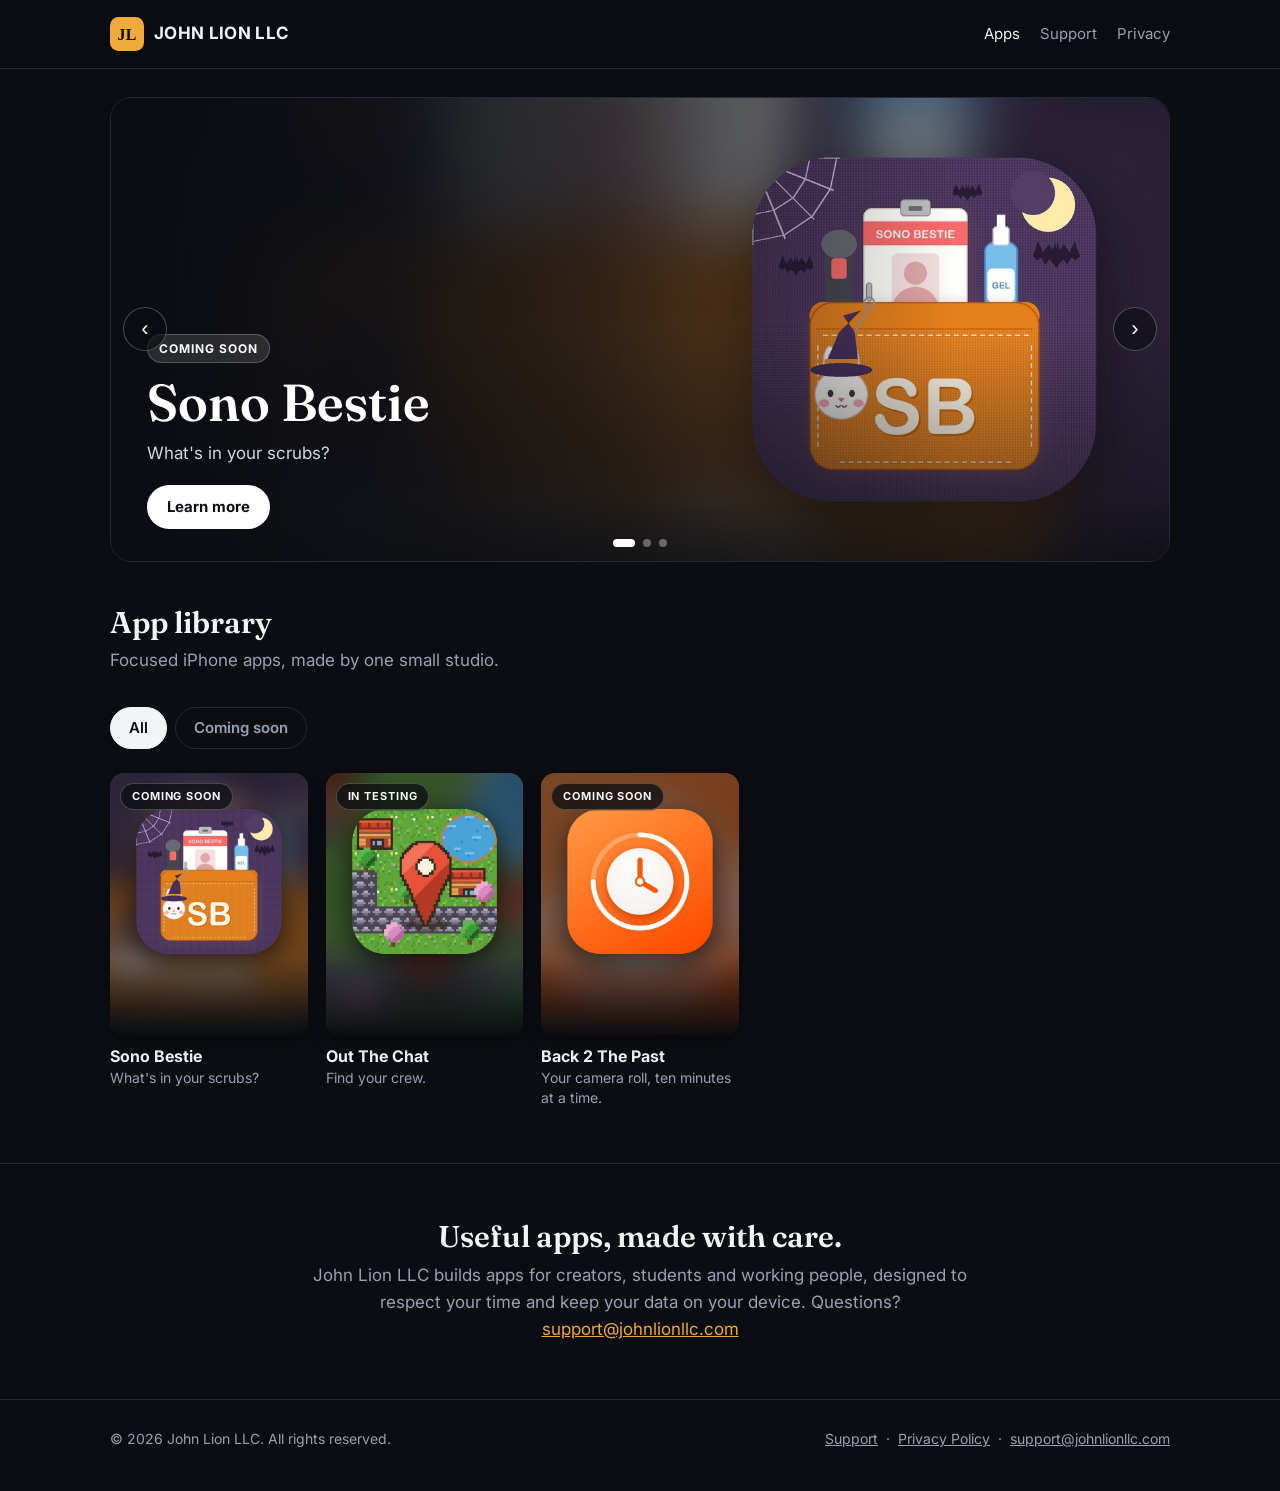
<file: index.html>
<!doctype html>
<html lang="en">
<head>
<meta charset="utf-8">
<meta name="viewport" content="width=device-width, initial-scale=1">
<title>John Lion LLC</title>
<meta name="description" content="John Lion LLC makes thoughtful, private-by-default apps for iPhone.">
<link rel="icon" href="/favicon.svg" type="image/svg+xml">
<link rel="preconnect" href="https://fonts.googleapis.com">
<link rel="preconnect" href="https://fonts.gstatic.com" crossorigin>
<link href="https://fonts.googleapis.com/css2?family=Fraunces:opsz,wght@9..144,600&family=Inter:wght@400;600;700&display=swap" rel="stylesheet">
<link rel="stylesheet" href="/styles.css">
</head>
<body>
<header class="top"><div class="wrap">
  <a class="brand" href="/"><svg viewBox="0 0 64 64" aria-hidden="true"><rect width="64" height="64" rx="16" fill="var(--accent)"/><text x="32" y="43" text-anchor="middle" font-family="Georgia, serif" font-size="30" font-weight="700" fill="#0b0d12">JL</text></svg><span>JOHN LION LLC</span></a>
  <nav class="nav">
    <a href="/#apps" aria-current="page">Apps</a>
    <a href="/support.html">Support</a>
    <a href="/privacy.html">Privacy</a>
  </nav>
</div></header>
<main>
<div class="lib-hero"><div class="wrap">
  <div class="carousel" aria-roledescription="carousel" aria-label="Featured apps">
    <div class="slides"><a class="slide" href="/apps/sono-bestie/" style="--c:#F28C28">
      <img src="/img/hero/sono-bestie.jpg" alt="" >
      <div class="cap"><span class="badge">Coming soon</span><h2>Sono Bestie</h2><p>What&#x27;s in your scrubs?</p><span class="pill">Learn more</span></div>
    </a><a class="slide" href="/apps/out-the-chat/" style="--c:#6FB44F">
      <img src="/img/hero/out-the-chat.jpg" alt="" loading="lazy">
      <div class="cap"><span class="badge">In testing</span><h2>Out The Chat</h2><p>Find your crew.</p><span class="pill">Learn more</span></div>
    </a><a class="slide" href="/timeflies/" style="--c:#FF7A2B">
      <img src="/img/hero/back-2-the-past.jpg" alt="" loading="lazy">
      <div class="cap"><span class="badge">Coming soon</span><h2>Back 2 The Past</h2><p>Your camera roll, ten minutes at a time.</p><span class="pill">Learn more</span></div>
    </a></div>
    <button class="arrow prev" aria-label="Previous app">&#8249;</button>
    <button class="arrow next" aria-label="Next app">&#8250;</button>
    <div class="dots" aria-hidden="true"><i class=on></i><i></i><i></i></div>
  </div>
</div></div>
<section id="apps" class="library"><div class="wrap">
  <h2>App library</h2>
  <p class="sub">Focused iPhone apps, made by one small studio.</p>
  <div class="tabs" role="tablist">
    <button role="tab" aria-selected="true" data-f="all">All</button>
    <button role="tab" aria-selected="false" data-f="soon">Coming soon</button>
  </div>
  <div class="tiles"><a class="tile" href="/apps/sono-bestie/" data-status="soon" style="--c:#F28C28">
      <div class="cover"><img src="/img/covers/sono-bestie.jpg" alt="Sono Bestie cover" loading="lazy" width="600" height="800"><span class="badge">Coming soon</span></div>
      <h3>Sono Bestie</h3><p>What&#x27;s in your scrubs?</p>
    </a><a class="tile" href="/apps/out-the-chat/" data-status="soon" style="--c:#6FB44F">
      <div class="cover"><img src="/img/covers/out-the-chat.jpg" alt="Out The Chat cover" loading="lazy" width="600" height="800"><span class="badge">In testing</span></div>
      <h3>Out The Chat</h3><p>Find your crew.</p>
    </a><a class="tile" href="/timeflies/" data-status="soon" style="--c:#FF7A2B">
      <div class="cover"><img src="/img/covers/back-2-the-past.jpg" alt="Back 2 The Past cover" loading="lazy" width="600" height="800"><span class="badge">Coming soon</span></div>
      <h3>Back 2 The Past</h3><p>Your camera roll, ten minutes at a time.</p>
    </a></div>
</div></section>
<section class="band"><div class="wrap">
  <h2>Useful apps, made with care.</h2>
  <p>John Lion LLC builds apps for creators, students and working people, designed to respect your time and keep your data on your device. Questions? <a href="mailto:support@johnlionllc.com">support@johnlionllc.com</a></p>
</div></section>
</main>
<footer><div class="wrap">
  <span>&copy; 2026 John Lion LLC. All rights reserved.</span>
  <span><a href="/support.html">Support</a> &nbsp;·&nbsp; <a href="/privacy.html">Privacy Policy</a> &nbsp;·&nbsp; <a href="mailto:support@johnlionllc.com">support@johnlionllc.com</a></span>
</div></footer>
<script>
(function(){
  var s=document.querySelector('.slides'),d=document.querySelectorAll('.dots i'),n=d.length,t;
  function idx(){return Math.round(s.scrollLeft/s.clientWidth)}
  function go(i){s.scrollTo({left:((i%n)+n)%n*s.clientWidth})}
  s.addEventListener('scroll',function(){var i=idx();d.forEach(function(x,k){x.classList.toggle('on',k===i)})});
  document.querySelector('.prev').onclick=function(){go(idx()-1)};
  document.querySelector('.next').onclick=function(){go(idx()+1)};
  function auto(){clearInterval(t);t=setInterval(function(){go(idx()+1)},6000)}
  if(!matchMedia('(prefers-reduced-motion: reduce)').matches){auto();s.addEventListener('pointerdown',function(){clearInterval(t)})}
  var tabs=document.querySelectorAll('.tabs button');
  tabs.forEach(function(b){b.onclick=function(){
    tabs.forEach(function(x){x.setAttribute('aria-selected',x===b)});
    document.querySelectorAll('.tile').forEach(function(el){el.hidden=b.dataset.f!=='all'&&el.dataset.status!==b.dataset.f});
  }});
})();
</script>
</body>
</html>
</file>
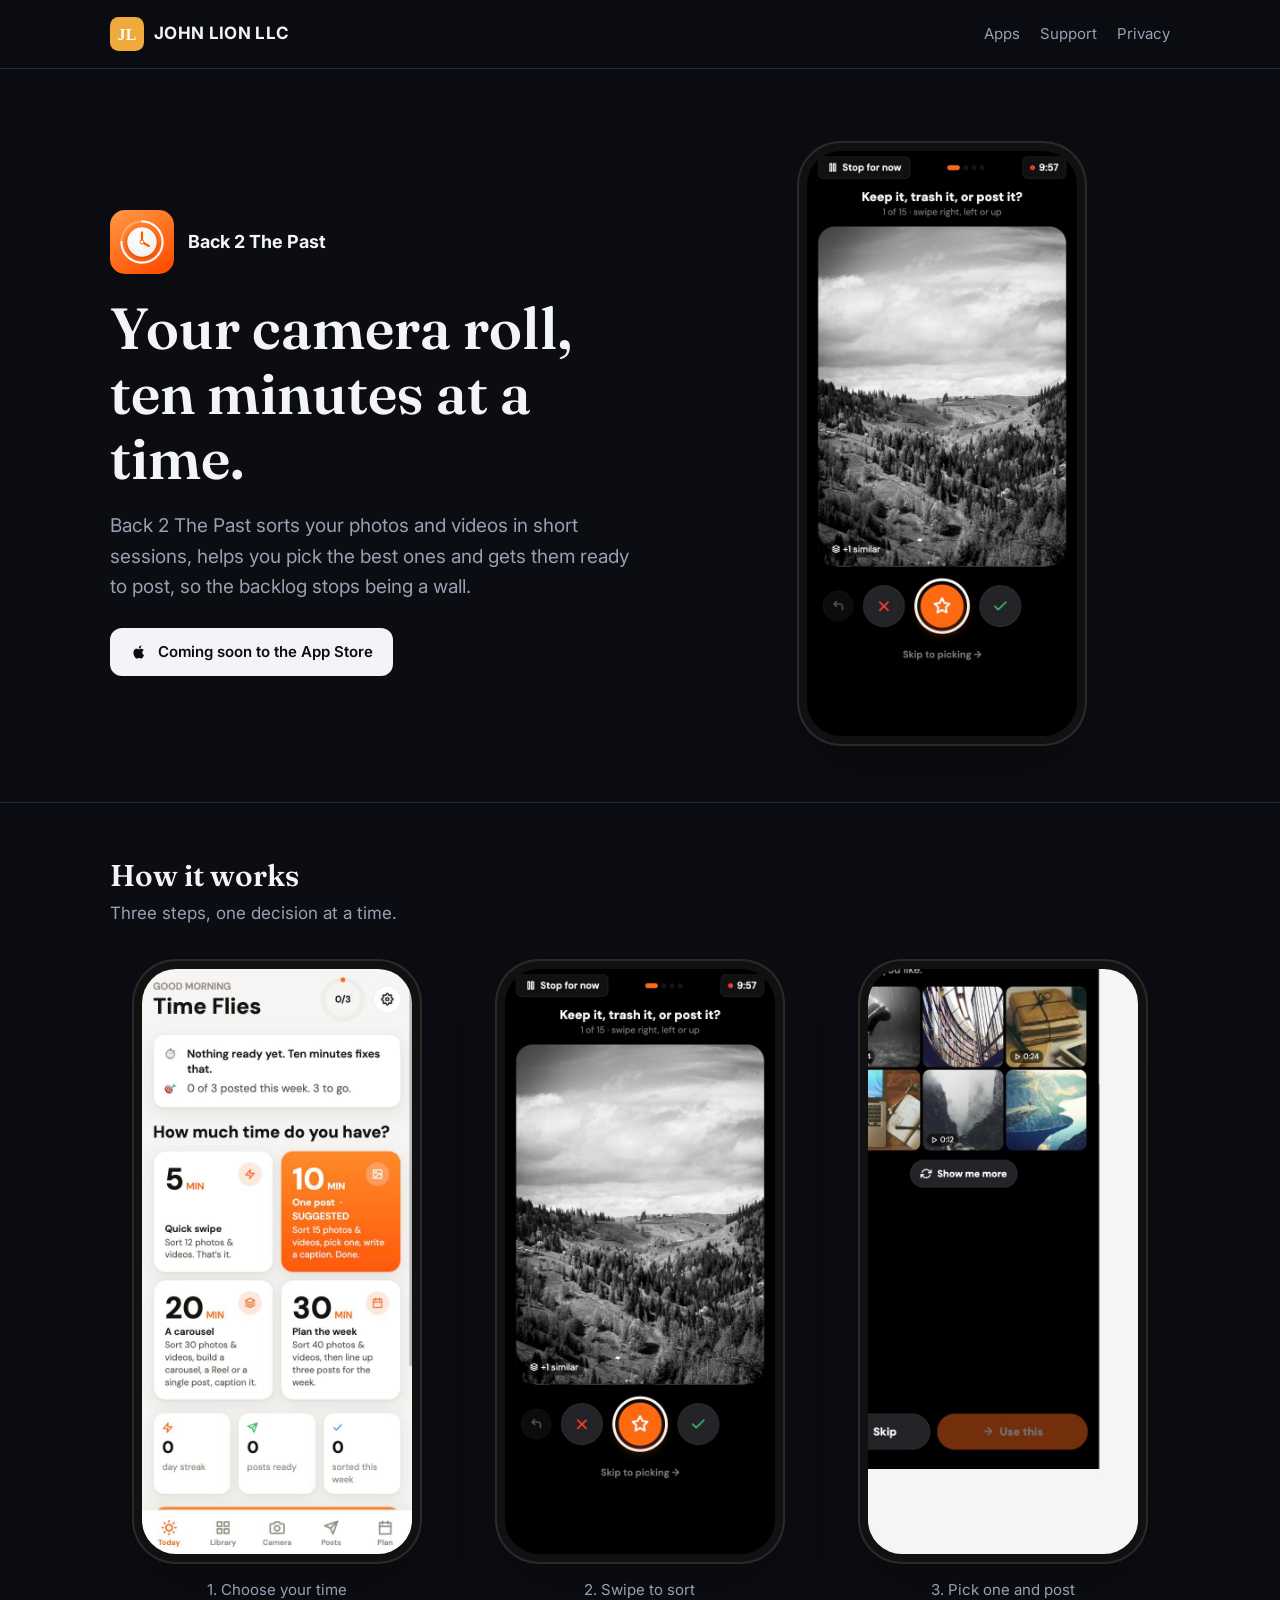
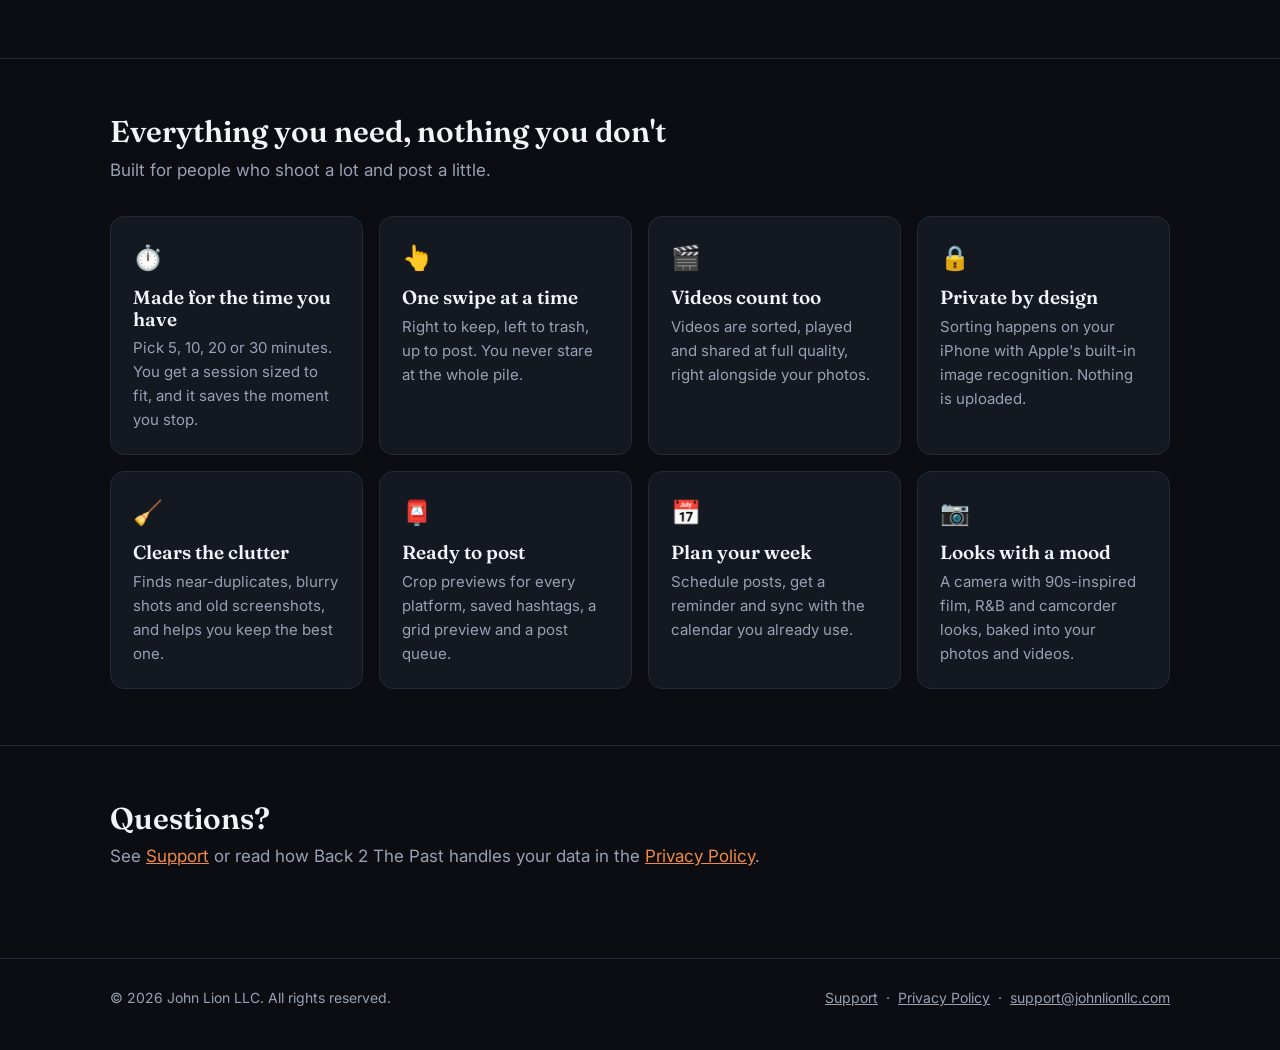
<file: timeflies/index.html>
<!doctype html>
<html lang="en">
<head>
<meta charset="utf-8">
<meta name="viewport" content="width=device-width, initial-scale=1">
<title>Back 2 The Past · John Lion LLC</title>
<meta name="description" content="Back 2 The Past sorts your photos and videos in 5 to 30 minute sessions, so something actually gets posted.">
<link rel="icon" href="/favicon.svg" type="image/svg+xml">
<link rel="preconnect" href="https://fonts.googleapis.com">
<link rel="preconnect" href="https://fonts.gstatic.com" crossorigin>
<link href="https://fonts.googleapis.com/css2?family=Fraunces:opsz,wght@9..144,600&family=Inter:wght@400;600;700&display=swap" rel="stylesheet">
<link rel="stylesheet" href="/styles.css">
</head>
<body>
<header class="top"><div class="wrap">
  <a class="brand" href="/"><svg viewBox="0 0 64 64" aria-hidden="true"><rect width="64" height="64" rx="16" fill="var(--accent)"/><text x="32" y="43" text-anchor="middle" font-family="Georgia, serif" font-size="30" font-weight="700" fill="#fff">JL</text></svg><span>JOHN LION LLC</span></a>
  <nav class="nav">
    <a href="/#apps">Apps</a>
    <a href="/support.html">Support</a>
    <a href="/privacy.html">Privacy</a>
  </nav>
</div></header>
<main class="tf">
<div class="app-hero"><div class="wrap">
  <div>
    <div class="app-id"><img src="/timeflies/img/icon.png" alt="Back 2 The Past app icon"><span>Back 2 The Past</span></div>
    <h1>Your camera roll, ten minutes at a time.</h1>
    <p class="lede">Back 2 The Past sorts your photos and videos in short sessions, helps you pick the best ones and gets them ready to post, so the backlog stops being a wall.</p>
    <span class="soon"><svg viewBox="0 0 24 24" aria-hidden="true"><path d="M16.37 12.6c-.02-2.2 1.8-3.26 1.88-3.31-1.03-1.5-2.62-1.7-3.18-1.73-1.35-.14-2.64.8-3.33.8-.69 0-1.74-.78-2.87-.76-1.47.02-2.83.86-3.59 2.18-1.53 2.66-.39 6.6 1.1 8.76.73 1.06 1.6 2.24 2.73 2.2 1.1-.05 1.51-.71 2.84-.71 1.32 0 1.7.71 2.86.69 1.18-.02 1.93-1.07 2.65-2.14.84-1.23 1.18-2.42 1.2-2.48-.03-.01-2.3-.88-2.32-3.5zM14.2 6.13c.6-.73 1.01-1.74.9-2.75-.87.04-1.93.58-2.55 1.31-.56.64-1.05 1.67-.92 2.66.97.07 1.96-.49 2.57-1.22z"/></svg> Coming soon to the App Store</span>
  </div>
  <div class="phone"><img src="/timeflies/img/session.jpg" alt="A Back 2 The Past session: swipe a photo to keep it, trash it or post it" width="604" height="1308"></div>
</div></div>

<section><div class="wrap">
  <h2>How it works</h2>
  <p class="sub">Three steps, one decision at a time.</p>
  <div class="shots">
    <figure><div class="phone"><img src="/timeflies/img/today.jpg" alt="Choose how many minutes you have" loading="lazy" width="604" height="1308"></div><figcaption>1. Choose your time</figcaption></figure>
    <figure><div class="phone"><img src="/timeflies/img/session.jpg" alt="Swipe a photo to keep it, trash it or post it" loading="lazy" width="604" height="1308"></div><figcaption>2. Swipe to sort</figcaption></figure>
    <figure><div class="phone"><img src="/timeflies/img/pick.jpg" alt="Pick the best shot from your favorites, including videos" loading="lazy" width="604" height="1308"></div><figcaption>3. Pick one and post</figcaption></figure>
  </div>
</div></section>

<section><div class="wrap">
  <h2>Everything you need, nothing you don't</h2>
  <p class="sub">Built for people who shoot a lot and post a little.</p>
  <div class="features">
    <div class="feature"><div class="ic" aria-hidden="true">⏱️</div><h3>Made for the time you have</h3><p>Pick 5, 10, 20 or 30 minutes. You get a session sized to fit, and it saves the moment you stop.</p></div>
    <div class="feature"><div class="ic" aria-hidden="true">👆</div><h3>One swipe at a time</h3><p>Right to keep, left to trash, up to post. You never stare at the whole pile.</p></div>
    <div class="feature"><div class="ic" aria-hidden="true">🎬</div><h3>Videos count too</h3><p>Videos are sorted, played and shared at full quality, right alongside your photos.</p></div>
    <div class="feature"><div class="ic" aria-hidden="true">🔒</div><h3>Private by design</h3><p>Sorting happens on your iPhone with Apple's built-in image recognition. Nothing is uploaded.</p></div>
    <div class="feature"><div class="ic" aria-hidden="true">🧹</div><h3>Clears the clutter</h3><p>Finds near-duplicates, blurry shots and old screenshots, and helps you keep the best one.</p></div>
    <div class="feature"><div class="ic" aria-hidden="true">📮</div><h3>Ready to post</h3><p>Crop previews for every platform, saved hashtags, a grid preview and a post queue.</p></div>
    <div class="feature"><div class="ic" aria-hidden="true">📅</div><h3>Plan your week</h3><p>Schedule posts, get a reminder and sync with the calendar you already use.</p></div>
    <div class="feature"><div class="ic" aria-hidden="true">📷</div><h3>Looks with a mood</h3><p>A camera with 90s-inspired film, R&B and camcorder looks, baked into your photos and videos.</p></div>
  </div>
</div></section>

<section><div class="wrap">
  <h2>Questions?</h2>
  <p class="sub">See <a href="/support.html">Support</a> or read how Back 2 The Past handles your data in the <a href="/privacy.html">Privacy Policy</a>.</p>
</div></section>
</main>
<footer><div class="wrap">
  <span>&copy; 2026 John Lion LLC. All rights reserved.</span>
  <span><a href="/support.html">Support</a> &nbsp;·&nbsp; <a href="/privacy.html">Privacy Policy</a> &nbsp;·&nbsp; <a href="mailto:support@johnlionllc.com">support@johnlionllc.com</a></span>
</div></footer>
</body>
</html>
</file>
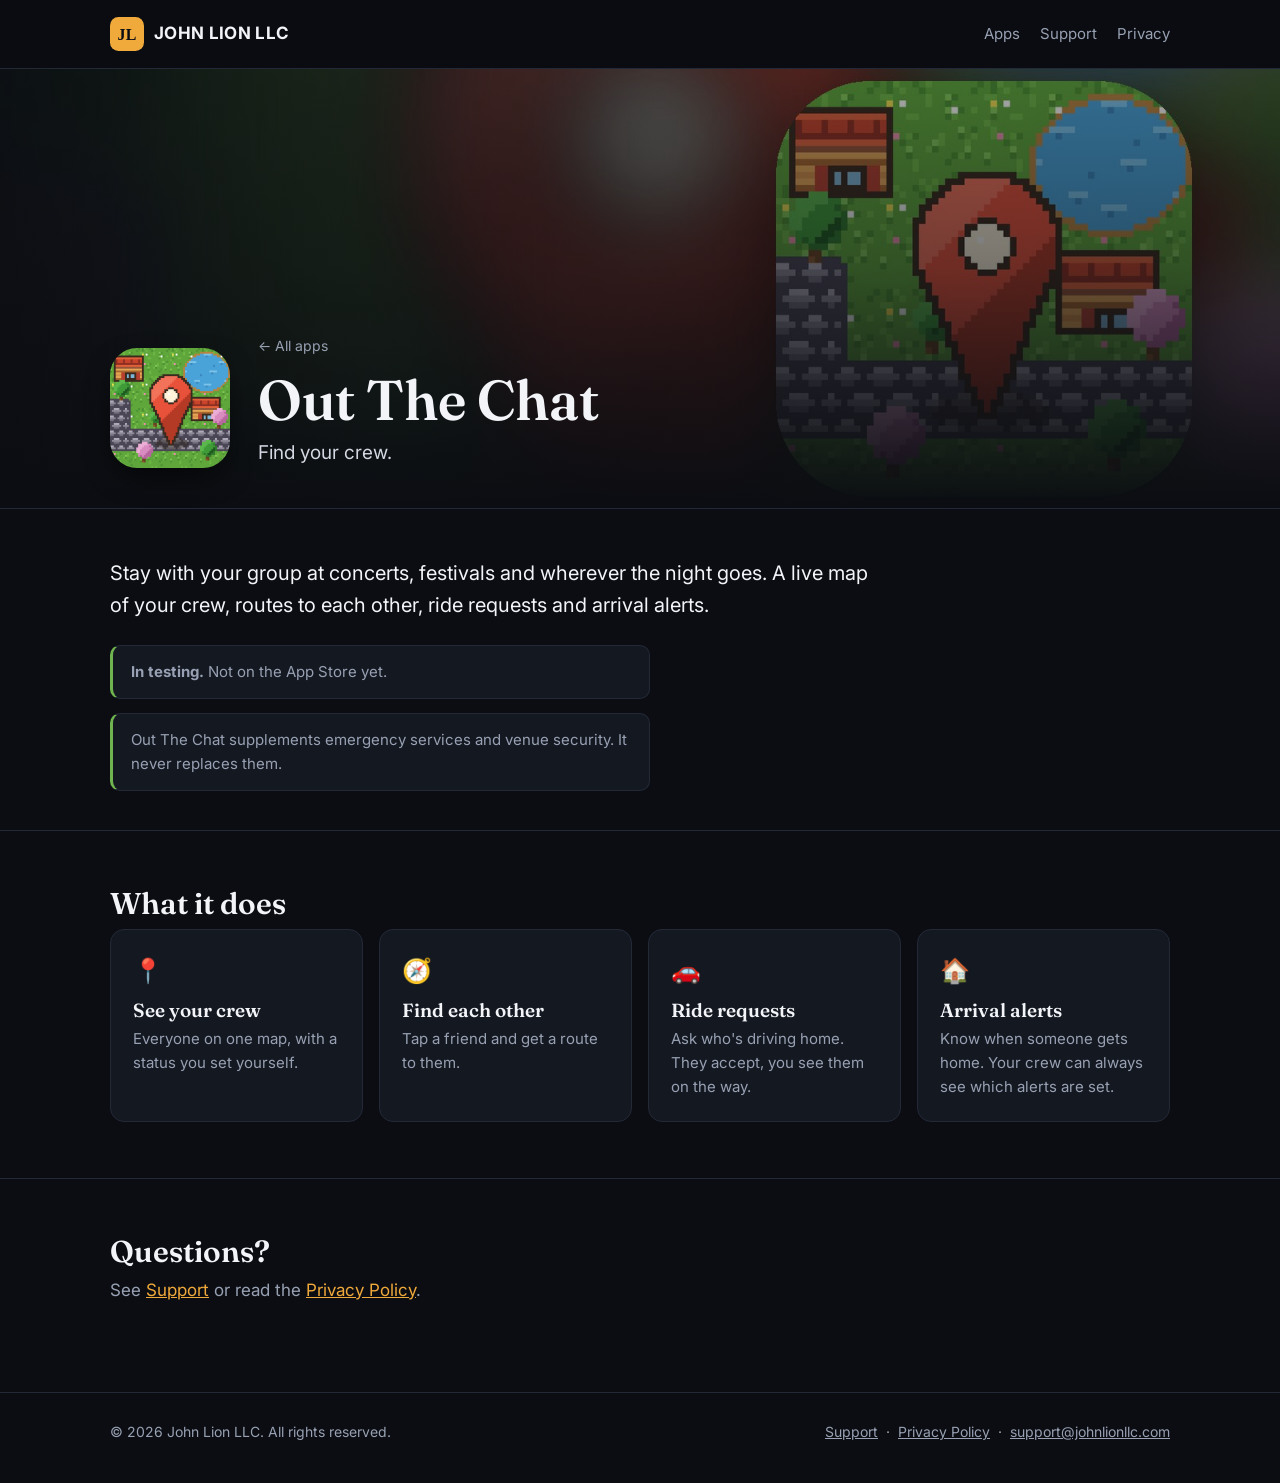
<file: apps/out-the-chat/index.html>
<!doctype html>
<html lang="en">
<head>
<meta charset="utf-8">
<meta name="viewport" content="width=device-width, initial-scale=1">
<title>Out The Chat · John Lion LLC</title>
<meta name="description" content="Stay with your group at concerts, festivals and wherever the night goes. A live map of your crew, routes to each other, ride requests and arrival alerts.">
<link rel="icon" href="/favicon.svg" type="image/svg+xml">
<link rel="preconnect" href="https://fonts.googleapis.com">
<link rel="preconnect" href="https://fonts.gstatic.com" crossorigin>
<link href="https://fonts.googleapis.com/css2?family=Fraunces:opsz,wght@9..144,600&family=Inter:wght@400;600;700&display=swap" rel="stylesheet">
<link rel="stylesheet" href="/styles.css">
</head>
<body>
<header class="top"><div class="wrap">
  <a class="brand" href="/"><svg viewBox="0 0 64 64" aria-hidden="true"><rect width="64" height="64" rx="16" fill="var(--accent)"/><text x="32" y="43" text-anchor="middle" font-family="Georgia, serif" font-size="30" font-weight="700" fill="#0b0d12">JL</text></svg><span>JOHN LION LLC</span></a>
  <nav class="nav">
    <a href="/#apps">Apps</a>
    <a href="/support.html">Support</a>
    <a href="/privacy.html">Privacy</a>
  </nav>
</div></header>
<main>
<div class="ap-hero" style="--c:#6FB44F">
  <img src="/img/hero/out-the-chat.jpg" alt="">
  <div class="wrap">
    <img class="ico" src="/img/icons/out-the-chat.png" alt="Out The Chat app icon" width="120" height="120">
    <div><a class="crumb" href="/#apps">&larr; All apps</a><h1>Out The Chat</h1><p class="tl">Find your crew.</p></div>
  </div>
</div>
<div class="ap-body" style="--c:#6FB44F"><div class="wrap">
  <p class="lede">Stay with your group at concerts, festivals and wherever the night goes. A live map of your crew, routes to each other, ride requests and arrival alerts.</p>
  <div class="status-note"><strong>In testing.</strong> Not on the App Store yet.</div><p class="status-note" style="margin-top:14px">Out The Chat supplements emergency services and venue security. It never replaces them.</p>
</div></div>
<section><div class="wrap"><h2>What it does</h2><div class="features"><div class="feature"><div class="ic" aria-hidden="true">📍</div><h3>See your crew</h3><p>Everyone on one map, with a status you set yourself.</p></div><div class="feature"><div class="ic" aria-hidden="true">🧭</div><h3>Find each other</h3><p>Tap a friend and get a route to them.</p></div><div class="feature"><div class="ic" aria-hidden="true">🚗</div><h3>Ride requests</h3><p>Ask who&#x27;s driving home. They accept, you see them on the way.</p></div><div class="feature"><div class="ic" aria-hidden="true">🏠</div><h3>Arrival alerts</h3><p>Know when someone gets home. Your crew can always see which alerts are set.</p></div></div></div></section>

<section><div class="wrap">
  <h2>Questions?</h2>
  <p class="sub">See <a href="/support.html">Support</a> or read the <a href="/privacy.html">Privacy Policy</a>.</p>
</div></section>
</main>
<footer><div class="wrap">
  <span>&copy; 2026 John Lion LLC. All rights reserved.</span>
  <span><a href="/support.html">Support</a> &nbsp;·&nbsp; <a href="/privacy.html">Privacy Policy</a> &nbsp;·&nbsp; <a href="mailto:support@johnlionllc.com">support@johnlionllc.com</a></span>
</div></footer>
</body>
</html>
</file>
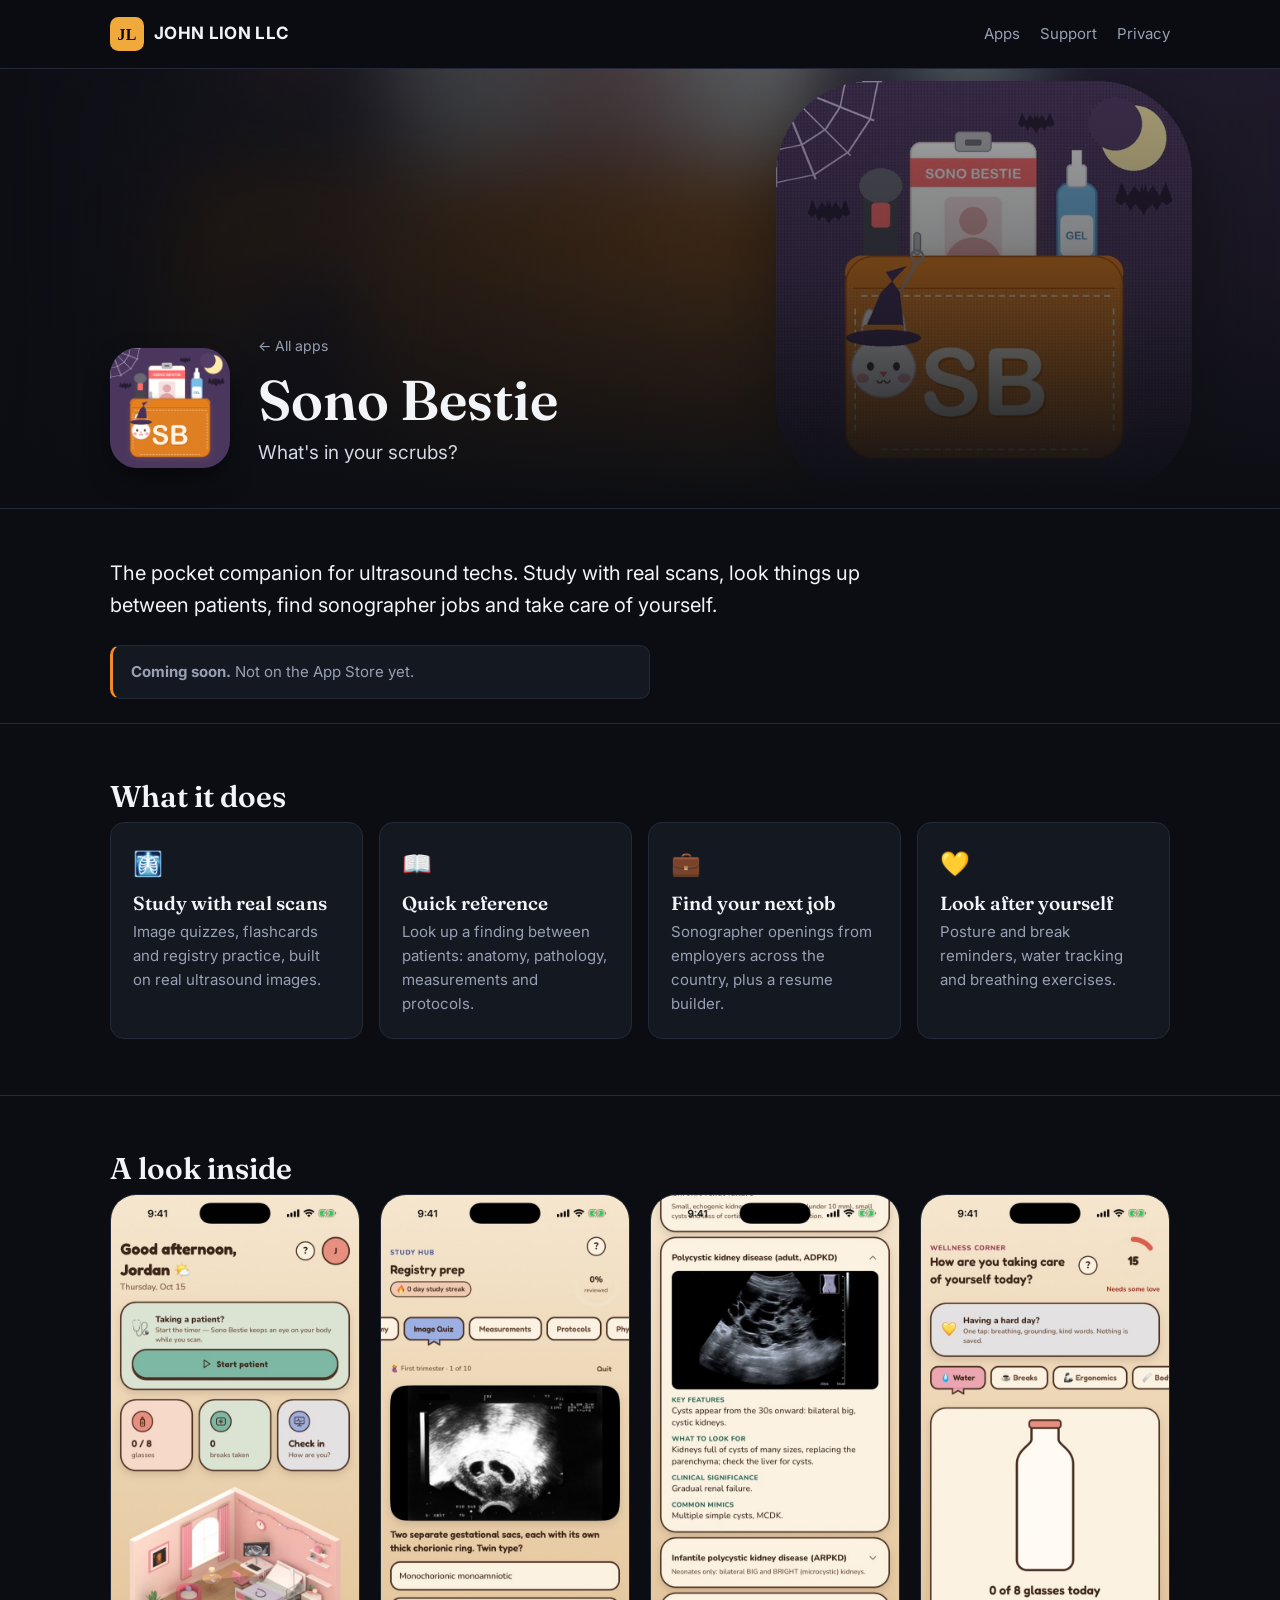
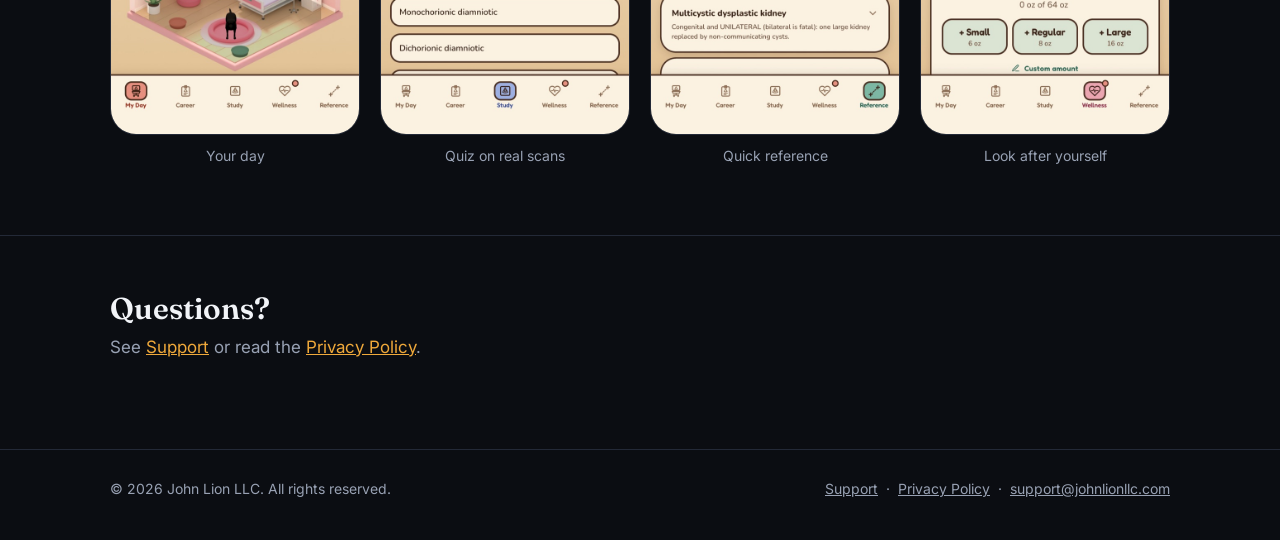
<file: apps/sono-bestie/index.html>
<!doctype html>
<html lang="en">
<head>
<meta charset="utf-8">
<meta name="viewport" content="width=device-width, initial-scale=1">
<title>Sono Bestie · John Lion LLC</title>
<meta name="description" content="The pocket companion for ultrasound techs. Study with real scans, look things up between patients, find sonographer jobs and take care of yourself.">
<link rel="icon" href="/favicon.svg" type="image/svg+xml">
<link rel="preconnect" href="https://fonts.googleapis.com">
<link rel="preconnect" href="https://fonts.gstatic.com" crossorigin>
<link href="https://fonts.googleapis.com/css2?family=Fraunces:opsz,wght@9..144,600&family=Inter:wght@400;600;700&display=swap" rel="stylesheet">
<link rel="stylesheet" href="/styles.css">
</head>
<body>
<header class="top"><div class="wrap">
  <a class="brand" href="/"><svg viewBox="0 0 64 64" aria-hidden="true"><rect width="64" height="64" rx="16" fill="var(--accent)"/><text x="32" y="43" text-anchor="middle" font-family="Georgia, serif" font-size="30" font-weight="700" fill="#0b0d12">JL</text></svg><span>JOHN LION LLC</span></a>
  <nav class="nav">
    <a href="/#apps">Apps</a>
    <a href="/support.html">Support</a>
    <a href="/privacy.html">Privacy</a>
  </nav>
</div></header>
<main>
<div class="ap-hero" style="--c:#F28C28">
  <img src="/img/hero/sono-bestie.jpg" alt="">
  <div class="wrap">
    <img class="ico" src="/img/icons/sono-bestie.png" alt="Sono Bestie app icon" width="120" height="120">
    <div><a class="crumb" href="/#apps">&larr; All apps</a><h1>Sono Bestie</h1><p class="tl">What&#x27;s in your scrubs?</p></div>
  </div>
</div>
<div class="ap-body" style="--c:#F28C28"><div class="wrap">
  <p class="lede">The pocket companion for ultrasound techs. Study with real scans, look things up between patients, find sonographer jobs and take care of yourself.</p>
  <div class="status-note"><strong>Coming soon.</strong> Not on the App Store yet.</div>
</div></div>
<section><div class="wrap"><h2>What it does</h2><div class="features"><div class="feature"><div class="ic" aria-hidden="true">🩻</div><h3>Study with real scans</h3><p>Image quizzes, flashcards and registry practice, built on real ultrasound images.</p></div><div class="feature"><div class="ic" aria-hidden="true">📖</div><h3>Quick reference</h3><p>Look up a finding between patients: anatomy, pathology, measurements and protocols.</p></div><div class="feature"><div class="ic" aria-hidden="true">💼</div><h3>Find your next job</h3><p>Sonographer openings from employers across the country, plus a resume builder.</p></div><div class="feature"><div class="ic" aria-hidden="true">💛</div><h3>Look after yourself</h3><p>Posture and break reminders, water tracking and breathing exercises.</p></div></div></div></section>
<section><div class="wrap"><h2>A look inside</h2><div class="ap-shots"><figure><img src="/img/shots/sono-bestie/3_home.jpg" alt="Your day" loading="lazy"><figcaption>Your day</figcaption></figure><figure><img src="/img/shots/sono-bestie/5_quiz.jpg" alt="Quiz on real scans" loading="lazy"><figcaption>Quiz on real scans</figcaption></figure><figure><img src="/img/shots/sono-bestie/4_reference.jpg" alt="Quick reference" loading="lazy"><figcaption>Quick reference</figcaption></figure><figure><img src="/img/shots/sono-bestie/6_wellness.jpg" alt="Look after yourself" loading="lazy"><figcaption>Look after yourself</figcaption></figure></div></div></section>
<section><div class="wrap">
  <h2>Questions?</h2>
  <p class="sub">See <a href="/support.html">Support</a> or read the <a href="/privacy.html">Privacy Policy</a>.</p>
</div></section>
</main>
<footer><div class="wrap">
  <span>&copy; 2026 John Lion LLC. All rights reserved.</span>
  <span><a href="/support.html">Support</a> &nbsp;·&nbsp; <a href="/privacy.html">Privacy Policy</a> &nbsp;·&nbsp; <a href="mailto:support@johnlionllc.com">support@johnlionllc.com</a></span>
</div></footer>
</body>
</html>
</file>
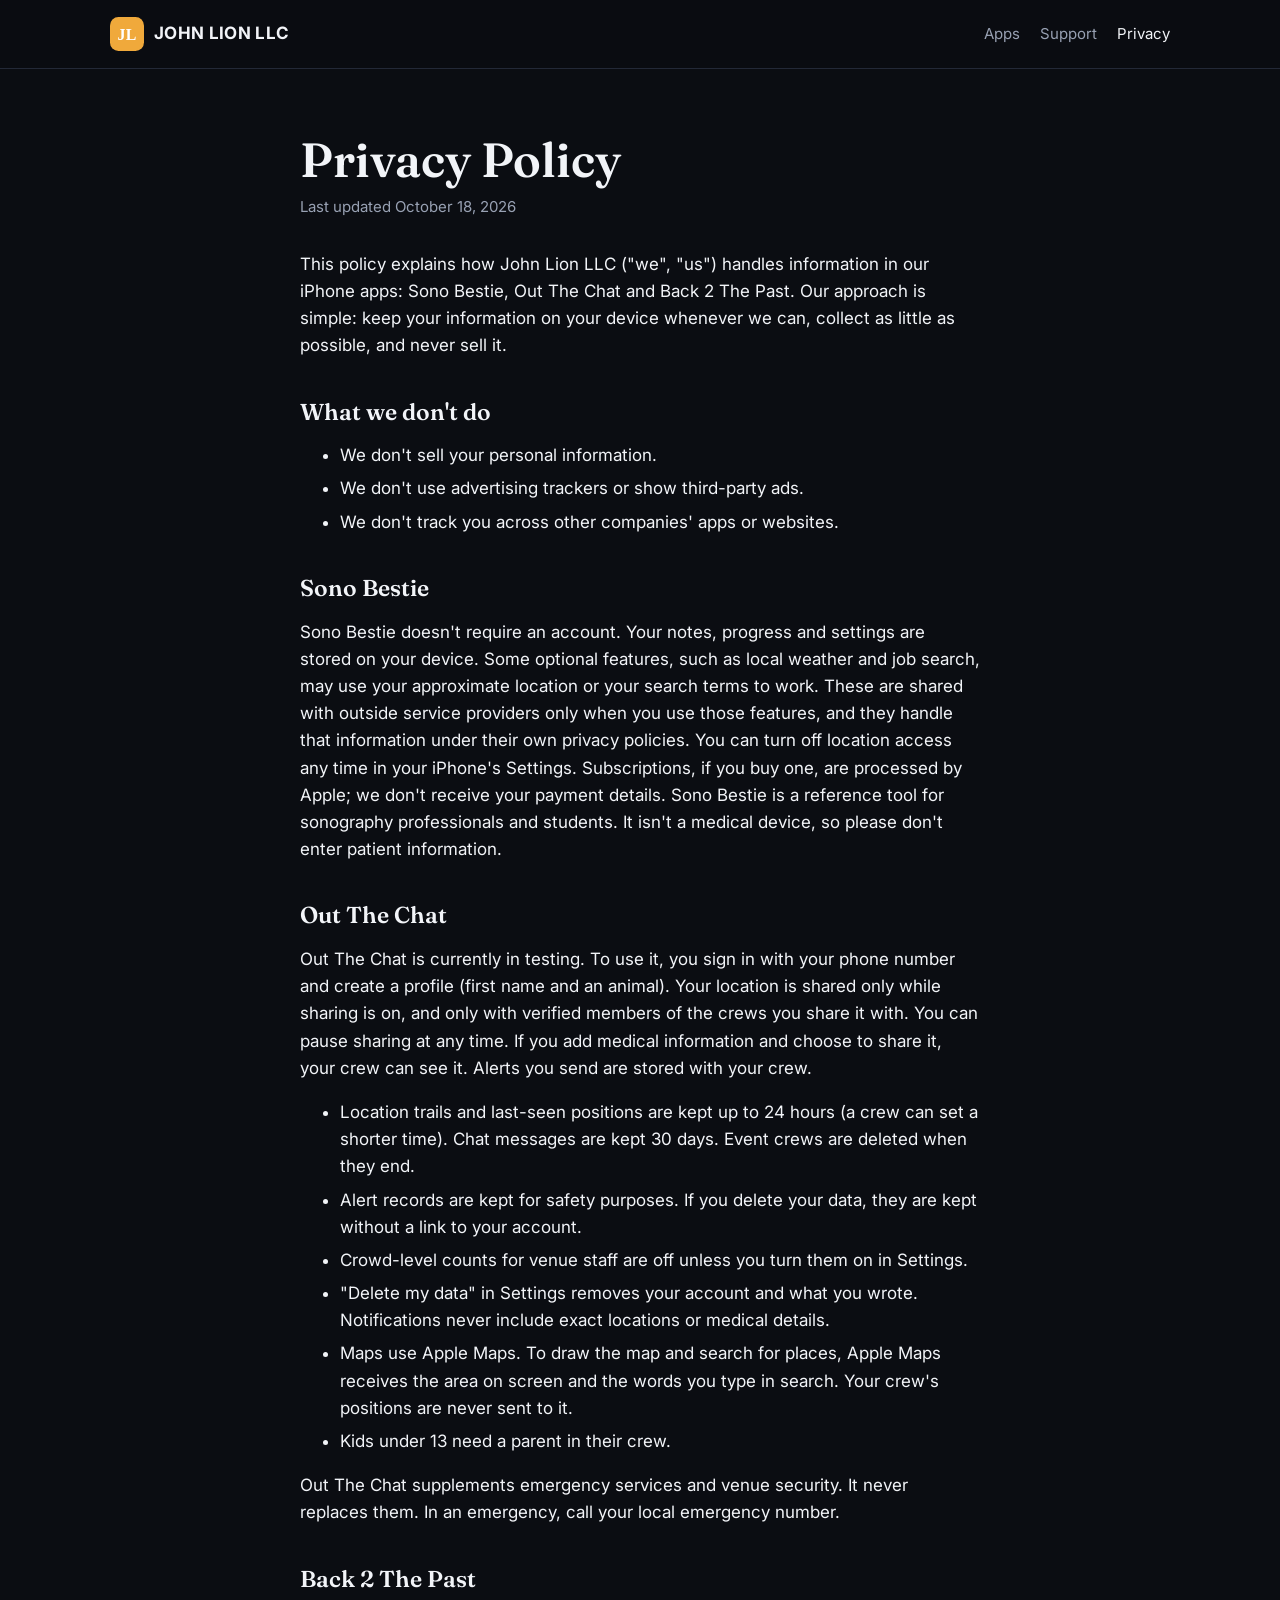
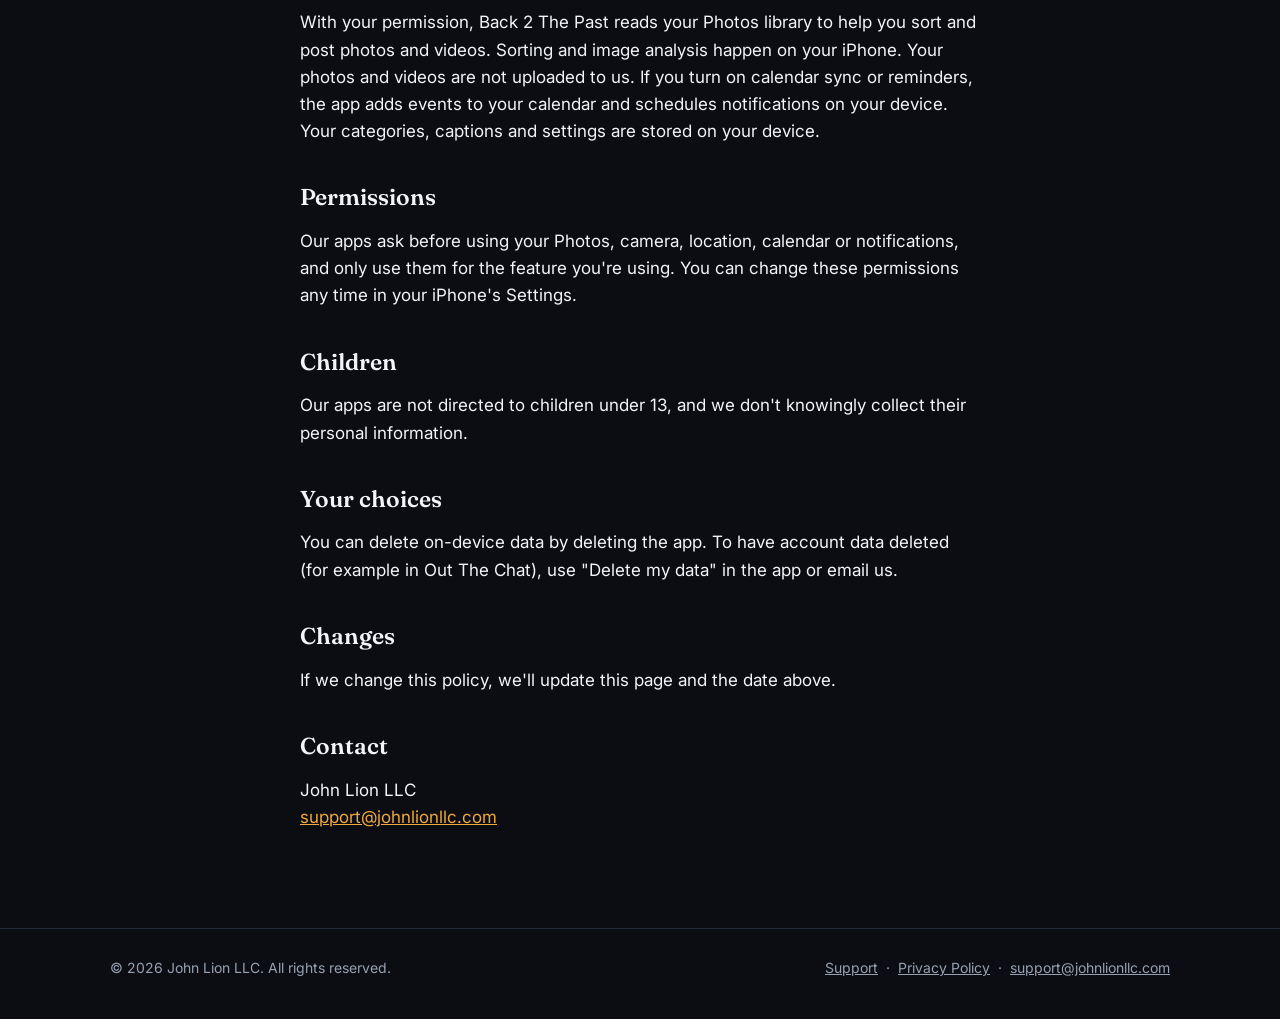
<file: privacy.html>
<!doctype html>
<html lang="en">
<head>
<meta charset="utf-8">
<meta name="viewport" content="width=device-width, initial-scale=1">
<title>Privacy Policy · John Lion LLC</title>
<meta name="description" content="Privacy Policy for John Lion LLC apps.">
<link rel="icon" href="/favicon.svg" type="image/svg+xml">
<link rel="preconnect" href="https://fonts.googleapis.com">
<link rel="preconnect" href="https://fonts.gstatic.com" crossorigin>
<link href="https://fonts.googleapis.com/css2?family=Fraunces:opsz,wght@9..144,600&family=Inter:wght@400;600;700&display=swap" rel="stylesheet">
<link rel="stylesheet" href="/styles.css">
</head>
<body>
<header class="top"><div class="wrap">
  <a class="brand" href="/"><svg viewBox="0 0 64 64" aria-hidden="true"><rect width="64" height="64" rx="16" fill="var(--accent)"/><text x="32" y="43" text-anchor="middle" font-family="Georgia, serif" font-size="30" font-weight="700" fill="#fff">JL</text></svg><span>JOHN LION LLC</span></a>
  <nav class="nav">
    <a href="/#apps">Apps</a>
    <a href="/support.html">Support</a>
    <a href="/privacy.html" aria-current="page">Privacy</a>
  </nav>
</div></header>
<main class="page"><div class="wrap">
  <h1>Privacy Policy</h1>
  <p class="updated">Last updated October 18, 2026</p>
  <p>This policy explains how John Lion LLC ("we", "us") handles information in our iPhone apps: Sono Bestie, Out The Chat and Back 2 The Past. Our approach is simple: keep your information on your device whenever we can, collect as little as possible, and never sell it.</p>

  <h2>What we don't do</h2>
  <ul>
    <li>We don't sell your personal information.</li>
    <li>We don't use advertising trackers or show third-party ads.</li>
    <li>We don't track you across other companies' apps or websites.</li>
  </ul>

  <h2>Sono Bestie</h2>
  <p>Sono Bestie doesn't require an account. Your notes, progress and settings are stored on your device. Some optional features, such as local weather and job search, may use your approximate location or your search terms to work. These are shared with outside service providers only when you use those features, and they handle that information under their own privacy policies. You can turn off location access any time in your iPhone's Settings. Subscriptions, if you buy one, are processed by Apple; we don't receive your payment details. Sono Bestie is a reference tool for sonography professionals and students. It isn't a medical device, so please don't enter patient information.</p>

  <h2>Out The Chat</h2>
  <p>Out The Chat is currently in testing. To use it, you sign in with your phone number and create a profile (first name and an animal). Your location is shared only while sharing is on, and only with verified members of the crews you share it with. You can pause sharing at any time. If you add medical information and choose to share it, your crew can see it. Alerts you send are stored with your crew.</p>
  <ul>
    <li>Location trails and last-seen positions are kept up to 24 hours (a crew can set a shorter time). Chat messages are kept 30 days. Event crews are deleted when they end.</li>
    <li>Alert records are kept for safety purposes. If you delete your data, they are kept without a link to your account.</li>
    <li>Crowd-level counts for venue staff are off unless you turn them on in Settings.</li>
    <li>"Delete my data" in Settings removes your account and what you wrote. Notifications never include exact locations or medical details.</li>
    <li>Maps use Apple Maps. To draw the map and search for places, Apple Maps receives the area on screen and the words you type in search. Your crew's positions are never sent to it.</li>
    <li>Kids under 13 need a parent in their crew.</li>
  </ul>
  <p>Out The Chat supplements emergency services and venue security. It never replaces them. In an emergency, call your local emergency number.</p>

  <h2>Back 2 The Past</h2>
  <p>With your permission, Back 2 The Past reads your Photos library to help you sort and post photos and videos. Sorting and image analysis happen on your iPhone. Your photos and videos are not uploaded to us. If you turn on calendar sync or reminders, the app adds events to your calendar and schedules notifications on your device. Your categories, captions and settings are stored on your device.</p>

  <h2>Permissions</h2>
  <p>Our apps ask before using your Photos, camera, location, calendar or notifications, and only use them for the feature you're using. You can change these permissions any time in your iPhone's Settings.</p>

  <h2>Children</h2>
  <p>Our apps are not directed to children under 13, and we don't knowingly collect their personal information.</p>

  <h2>Your choices</h2>
  <p>You can delete on-device data by deleting the app. To have account data deleted (for example in Out The Chat), use "Delete my data" in the app or email us.</p>

  <h2>Changes</h2>
  <p>If we change this policy, we'll update this page and the date above.</p>

  <h2>Contact</h2>
  <p>John Lion LLC<br><a href="mailto:support@johnlionllc.com">support@johnlionllc.com</a></p>
</div></main>
<footer><div class="wrap">
  <span>&copy; 2026 John Lion LLC. All rights reserved.</span>
  <span><a href="/support.html">Support</a> &nbsp;·&nbsp; <a href="/privacy.html">Privacy Policy</a> &nbsp;·&nbsp; <a href="mailto:support@johnlionllc.com">support@johnlionllc.com</a></span>
</div></footer>
</body>
</html>
</file>
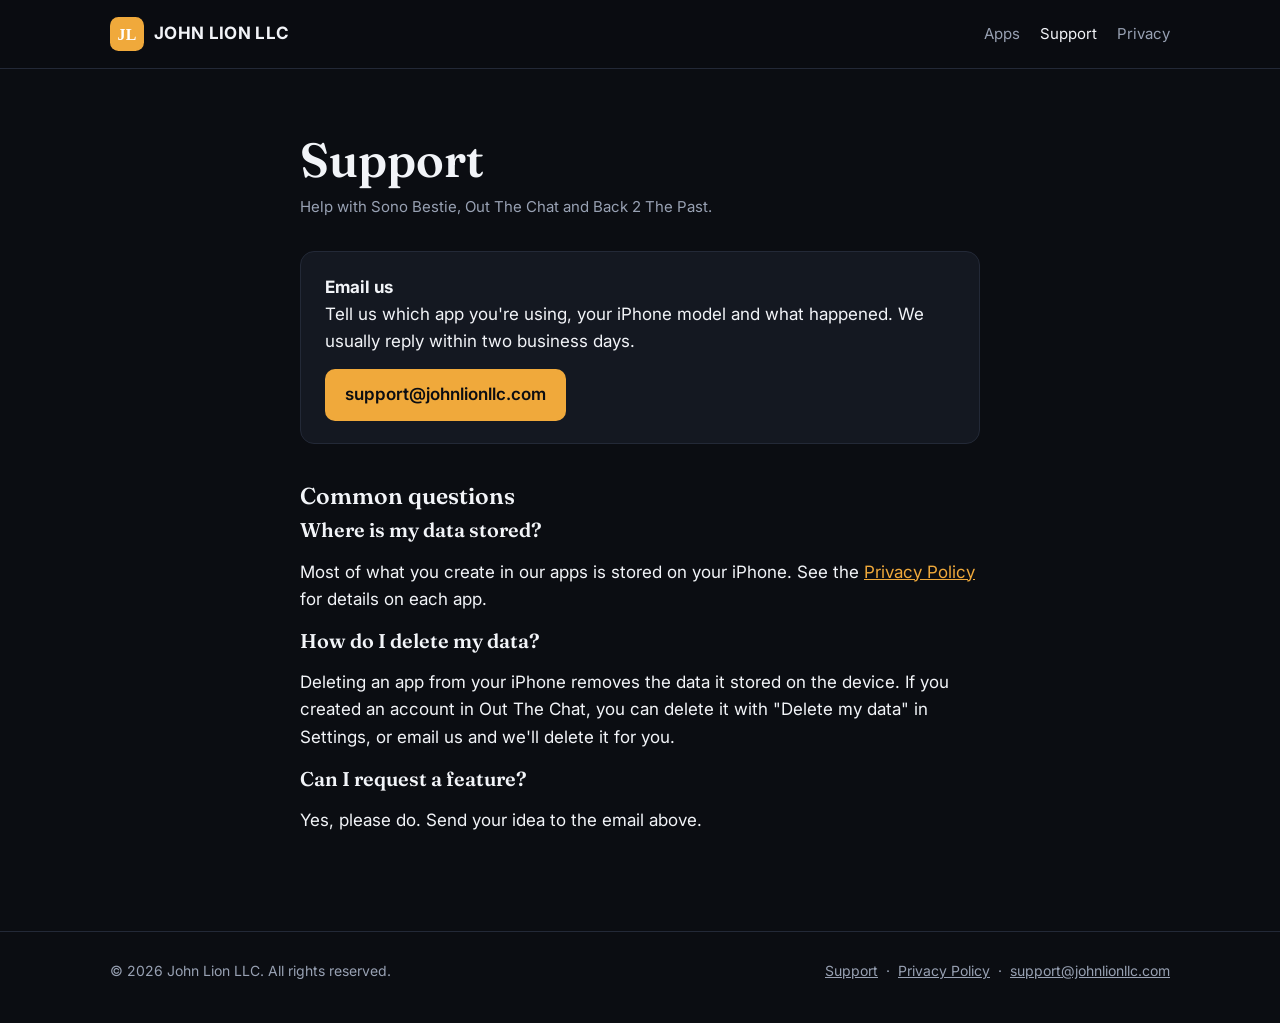
<file: support.html>
<!doctype html>
<html lang="en">
<head>
<meta charset="utf-8">
<meta name="viewport" content="width=device-width, initial-scale=1">
<title>Support · John Lion LLC</title>
<meta name="description" content="Get help with John Lion LLC apps.">
<link rel="icon" href="/favicon.svg" type="image/svg+xml">
<link rel="preconnect" href="https://fonts.googleapis.com">
<link rel="preconnect" href="https://fonts.gstatic.com" crossorigin>
<link href="https://fonts.googleapis.com/css2?family=Fraunces:opsz,wght@9..144,600&family=Inter:wght@400;600;700&display=swap" rel="stylesheet">
<link rel="stylesheet" href="/styles.css">
</head>
<body>
<header class="top"><div class="wrap">
  <a class="brand" href="/"><svg viewBox="0 0 64 64" aria-hidden="true"><rect width="64" height="64" rx="16" fill="var(--accent)"/><text x="32" y="43" text-anchor="middle" font-family="Georgia, serif" font-size="30" font-weight="700" fill="#fff">JL</text></svg><span>JOHN LION LLC</span></a>
  <nav class="nav">
    <a href="/#apps">Apps</a>
    <a href="/support.html" aria-current="page">Support</a>
    <a href="/privacy.html">Privacy</a>
  </nav>
</div></header>
<main class="page"><div class="wrap">
  <h1>Support</h1>
  <p class="updated">Help with Sono Bestie, Out The Chat and Back 2 The Past.</p>
  <div class="card">
    <p><strong>Email us</strong><br>Tell us which app you're using, your iPhone model and what happened. We usually reply within two business days.</p>
    <a class="btn" href="mailto:support@johnlionllc.com">support@johnlionllc.com</a>
  </div>
  <h2>Common questions</h2>
  <h3>Where is my data stored?</h3>
  <p>Most of what you create in our apps is stored on your iPhone. See the <a href="/privacy.html">Privacy Policy</a> for details on each app.</p>
  <h3>How do I delete my data?</h3>
  <p>Deleting an app from your iPhone removes the data it stored on the device. If you created an account in Out The Chat, you can delete it with "Delete my data" in Settings, or email us and we'll delete it for you.</p>
  <h3>Can I request a feature?</h3>
  <p>Yes, please do. Send your idea to the email above.</p>
</div></main>
<footer><div class="wrap">
  <span>&copy; 2026 John Lion LLC. All rights reserved.</span>
  <span><a href="/support.html">Support</a> &nbsp;·&nbsp; <a href="/privacy.html">Privacy Policy</a> &nbsp;·&nbsp; <a href="mailto:support@johnlionllc.com">support@johnlionllc.com</a></span>
</div></footer>
</body>
</html>
</file>
<file: styles.css>
:root {
  --bg: #0b0d12;
  --surface: #141821;
  --ink: #f2f4f8;
  --muted: #98a1b3;
  --line: #232937;
  --accent: #F0A93B;
  --accent-ink: #0b0d12;
  --radius: 14px;
  --max: 1100px;
  color-scheme: dark;
}

* { box-sizing: border-box; }
html { -webkit-text-size-adjust: 100%; }
body {
  margin: 0;
  background: var(--bg);
  color: var(--ink);
  font: 17px/1.6 "Inter", system-ui, -apple-system, sans-serif;
}
a { color: var(--accent); }
img, svg { display: block; }

.wrap { max-width: var(--max); margin: 0 auto; padding: 0 20px; }

/* Header */
.top { border-bottom: 1px solid var(--line); position: sticky; top: 0; z-index: 20; background: rgb(11 13 18 / .88); backdrop-filter: blur(12px); }
.top .wrap { display: flex; align-items: center; justify-content: space-between; height: 68px; gap: 16px; }
.brand { display: flex; align-items: center; gap: 10px; color: var(--ink); text-decoration: none; font-weight: 700; letter-spacing: .02em; }
.brand svg { width: 34px; height: 34px; }
.nav { display: flex; gap: 20px; font-size: 15px; }
.nav a { color: var(--muted); text-decoration: none; }
.nav a:hover, .nav a[aria-current] { color: var(--ink); }

/* Hero */
.hero { padding: 88px 0 72px; }
.eyebrow { font-size: 13px; letter-spacing: .14em; text-transform: uppercase; color: var(--accent); font-weight: 600; margin: 0 0 18px; }
h1, h2, h3 { font-family: "Fraunces", Georgia, serif; font-weight: 600; line-height: 1.12; margin: 0; }
.hero h1 { font-size: clamp(40px, 7vw, 68px); max-width: 14ch; letter-spacing: -.01em; }
.hero p { font-size: 19px; color: var(--muted); max-width: 52ch; margin: 22px 0 0; }

/* Apps */
section { padding: 56px 0; border-top: 1px solid var(--line); }
section > .wrap > h2 { font-size: 30px; margin-bottom: 8px; }
.sub { color: var(--muted); margin: 0 0 32px; }
.apps { display: grid; grid-template-columns: repeat(auto-fit, minmax(210px, 1fr)); gap: 16px; }
.app { background: var(--surface); border: 1px solid var(--line); border-radius: var(--radius); padding: 22px; }
.app .icon { width: 52px; height: 52px; border-radius: 12px; margin-bottom: 16px; display: grid; place-items: center; font-family: "Fraunces", Georgia, serif; font-size: 24px; font-weight: 600; color: #fff; }
.app h3 { font-size: 21px; margin-bottom: 6px; }
.app p { margin: 0; color: var(--muted); font-size: 15px; }
.tag { display: inline-block; margin-top: 14px; font-size: 12px; font-weight: 600; letter-spacing: .06em; text-transform: uppercase; color: var(--muted); border: 1px solid var(--line); border-radius: 99px; padding: 3px 10px; }

/* Text pages */
.page { padding: 64px 0 80px; }
.page .wrap { max-width: 720px; }
.page h1 { font-size: clamp(34px, 6vw, 48px); margin-bottom: 8px; }
.page h2 { font-size: 23px; margin: 40px 0 10px; }
.page .updated { color: var(--muted); margin: 0 0 32px; font-size: 15px; }
.page li { margin-bottom: 6px; }
.card { background: var(--surface); border: 1px solid var(--line); border-radius: var(--radius); padding: 22px 24px; margin: 24px 0; }
.card p { margin: 0; }
.btn { display: inline-block; background: var(--accent); color: var(--accent-ink); text-decoration: none; font-weight: 600; padding: 12px 20px; border-radius: 10px; margin-top: 14px; }

/* Footer */
footer { border-top: 1px solid var(--line); padding: 28px 0 40px; color: var(--muted); font-size: 14px; }
footer .wrap { display: flex; flex-wrap: wrap; gap: 12px 24px; justify-content: space-between; }
footer a { color: var(--muted); }

@media (max-width: 560px) {
  .nav { gap: 14px; font-size: 14px; }
  .brand span { display: none; }
  .hero { padding: 56px 0 48px; }
}

/* App page */
.app-hero { padding: 72px 0 56px; }
.app-hero .wrap { display: grid; grid-template-columns: 1.1fr .9fr; gap: 48px; align-items: center; }
.app-id { display: flex; align-items: center; gap: 14px; margin-bottom: 22px; }
.app-id img { width: 64px; height: 64px; border-radius: 15px; box-shadow: 0 4px 14px rgb(0 0 0 / .14); }
.app-id span { font-weight: 700; font-size: 18px; }
.app-hero h1 { font-size: clamp(38px, 6vw, 58px); max-width: 13ch; }
.app-hero p.lede { font-size: 19px; color: var(--muted); max-width: 44ch; margin: 20px 0 26px; }
.soon { display: inline-flex; align-items: center; gap: 10px; background: var(--ink); color: var(--bg); padding: 12px 20px; border-radius: 12px; font-weight: 600; font-size: 15px; }
.soon svg { width: 18px; height: 18px; fill: currentColor; }
.phone { width: 100%; max-width: 290px; margin: 0 auto; border-radius: 44px; padding: 10px; background: #111; box-shadow: 0 30px 60px -20px rgb(0 0 0 / .35), inset 0 0 0 2px #2a2a2a; }
.phone img { width: 100%; height: auto; border-radius: 34px; }
.shots { display: grid; grid-template-columns: repeat(3, 1fr); gap: 28px; margin-top: 8px; }
.shots figure { margin: 0; }
.shots figcaption { text-align: center; color: var(--muted); font-size: 15px; margin-top: 14px; }
.features { display: grid; grid-template-columns: repeat(auto-fit, minmax(240px, 1fr)); gap: 16px; }
.feature { background: var(--surface); border: 1px solid var(--line); border-radius: var(--radius); padding: 22px; }
.feature .ic { font-size: 24px; margin-bottom: 10px; }
.feature h3 { font-size: 19px; margin-bottom: 6px; }
.feature p { margin: 0; color: var(--muted); font-size: 15px; }
.app .more { display: inline-block; margin-top: 14px; font-size: 14px; font-weight: 600; text-decoration: none; }
.tf { --accent: #f08a45; }
@media (max-width: 760px) {
  .app-hero .wrap { grid-template-columns: 1fr; gap: 40px; }
  .shots { grid-template-columns: 1fr; max-width: 290px; margin: 0 auto; }
}

/* Library */
.lib-hero { padding: 28px 0 8px; }
.carousel { position: relative; border-radius: 22px; overflow: hidden; background: var(--surface); border: 1px solid var(--line); }
.slides { display: flex; overflow-x: auto; scroll-snap-type: x mandatory; scrollbar-width: none; scroll-behavior: smooth; }
.slides::-webkit-scrollbar { display: none; }
.slide { position: relative; flex: 0 0 100%; scroll-snap-align: start; aspect-ratio: 16 / 7; min-height: 280px; display: flex; align-items: flex-end; color: #fff; text-decoration: none; background: #000; }
.slide > img { position: absolute; inset: 0; width: 100%; height: 100%; object-fit: cover; }
.slide::after { content: ""; position: absolute; inset: 0; background: linear-gradient(90deg, rgb(11 13 18 / .92) 0%, rgb(11 13 18 / .55) 45%, rgb(11 13 18 / 0) 80%), linear-gradient(0deg, rgb(11 13 18 / .6), transparent 50%); }
.slide .cap { position: relative; z-index: 1; padding: 32px 36px; max-width: 520px; }
.slide .cap h2 { font-size: clamp(30px, 5vw, 52px); margin: 10px 0 8px; }
.slide .cap p { margin: 0 0 18px; color: #d3d8e2; font-size: 17px; }
.badge { display: inline-block; font-size: 12px; font-weight: 700; letter-spacing: .08em; text-transform: uppercase; padding: 4px 11px; border-radius: 99px; background: rgb(255 255 255 / .12); border: 1px solid rgb(255 255 255 / .22); }
.badge.out { background: var(--accent); color: var(--accent-ink); border-color: transparent; }
.pill { display: inline-block; background: #fff; color: #0b0d12; font-weight: 700; font-size: 15px; padding: 10px 20px; border-radius: 99px; }
.dots { position: absolute; left: 0; right: 0; bottom: 14px; display: flex; justify-content: center; gap: 8px; z-index: 2; pointer-events: none; }
.dots i { width: 8px; height: 8px; border-radius: 50%; background: rgb(255 255 255 / .35); transition: .2s; }
.dots i.on { background: #fff; width: 22px; border-radius: 99px; }
.arrow { position: absolute; top: 50%; transform: translateY(-50%); z-index: 3; width: 44px; height: 44px; border-radius: 50%; border: 1px solid rgb(255 255 255 / .25); background: rgb(11 13 18 / .6); color: #fff; font-size: 22px; cursor: pointer; display: grid; place-items: center; }
.arrow:hover { background: rgb(11 13 18 / .9); }
.arrow.prev { left: 12px; } .arrow.next { right: 12px; }

section.library { border-top: 0; padding-top: 36px; }
.tabs { display: flex; gap: 8px; margin: 0 0 24px; flex-wrap: wrap; }
.tabs button { font: inherit; font-size: 15px; font-weight: 600; color: var(--muted); background: transparent; border: 1px solid var(--line); border-radius: 99px; padding: 8px 18px; cursor: pointer; }
.tabs button:hover { color: var(--ink); }
.tabs button[aria-selected="true"] { background: var(--ink); color: var(--bg); border-color: var(--ink); }
.tiles { display: grid; grid-template-columns: repeat(auto-fill, minmax(190px, 1fr)); gap: 22px 18px; }
.tile { color: var(--ink); text-decoration: none; display: block; }
.tile[hidden] { display: none; }
.cover { position: relative; aspect-ratio: 3 / 4; border-radius: 14px; overflow: hidden; background: var(--surface); box-shadow: 0 10px 24px -12px rgb(0 0 0 / .7); transition: transform .2s, box-shadow .2s; }
.cover img { width: 100%; height: 100%; object-fit: cover; }
.tile:hover .cover, .tile:focus-visible .cover { transform: translateY(-6px) scale(1.03); box-shadow: 0 0 0 2px var(--c, var(--accent)), 0 22px 34px -14px rgb(0 0 0 / .8); }
.cover .badge { position: absolute; left: 10px; top: 10px; background: rgb(11 13 18 / .75); backdrop-filter: blur(6px); font-size: 11px; }
.cover .badge.out { background: var(--accent); }
.tile h3 { font-family: "Inter", system-ui, sans-serif; font-weight: 700; font-size: 16px; margin: 12px 0 2px; }
.tile p { margin: 0; color: var(--muted); font-size: 14px; line-height: 1.4; }

.band { text-align: center; }
.band .wrap { max-width: 720px; }
.band h2 { font-size: 30px; margin-bottom: 12px; }
.band p { color: var(--muted); margin: 0; }

/* App page (generated) */
.ap-hero { position: relative; min-height: 440px; display: flex; align-items: flex-end; overflow: hidden; border-bottom: 1px solid var(--line); }
.ap-hero > img { position: absolute; inset: 0; width: 100%; height: 100%; object-fit: cover; }
.ap-hero::after { content: ""; position: absolute; inset: 0; background: linear-gradient(0deg, var(--bg) 0%, rgb(11 13 18 / .55) 55%, rgb(11 13 18 / .35) 100%); }
.ap-hero .wrap { position: relative; z-index: 1; width: 100%; padding-top: 80px; padding-bottom: 40px; display: flex; gap: 28px; align-items: flex-end; }
.ap-hero .ico { width: 120px; height: 120px; border-radius: 27px; box-shadow: 0 12px 30px -8px rgb(0 0 0 / .7); flex: none; }
.ap-hero h1 { font-size: clamp(34px, 6vw, 56px); margin: 10px 0 6px; }
.ap-hero .tl { color: #d3d8e2; font-size: 19px; margin: 0; }
.crumb { font-size: 14px; color: var(--muted); text-decoration: none; }
.ap-body { padding: 48px 0 24px; }
.ap-body .lede { font-size: 20px; max-width: 60ch; margin: 0 0 24px; }
.status-note { background: var(--surface); border: 1px solid var(--line); border-left: 3px solid var(--c, var(--accent)); border-radius: 10px; padding: 14px 18px; max-width: 60ch; color: var(--muted); font-size: 15px; }
.ap-body h2 { font-size: 28px; margin: 0 0 20px; }
.ap-shots { display: flex; gap: 20px; overflow-x: auto; padding-bottom: 12px; scroll-snap-type: x mandatory; }
.ap-shots figure { margin: 0; flex: 0 0 min(250px, 62vw); scroll-snap-align: start; }
.ap-shots img { width: 100%; height: auto; border-radius: 26px; border: 1px solid var(--line); }
.ap-shots figcaption { text-align: center; color: var(--muted); font-size: 14px; margin-top: 10px; }

@media (max-width: 760px) {
  .slide { aspect-ratio: auto; min-height: 340px; }
  .slide .cap { padding: 24px 22px 40px; }
  .arrow { display: none; }
  .tiles { grid-template-columns: repeat(2, 1fr); gap: 20px 14px; }
  .ap-hero { min-height: 380px; }
  .ap-hero .wrap { flex-direction: column; align-items: flex-start; gap: 16px; }
  .ap-hero .ico { width: 88px; height: 88px; border-radius: 20px; }
}
</file>
